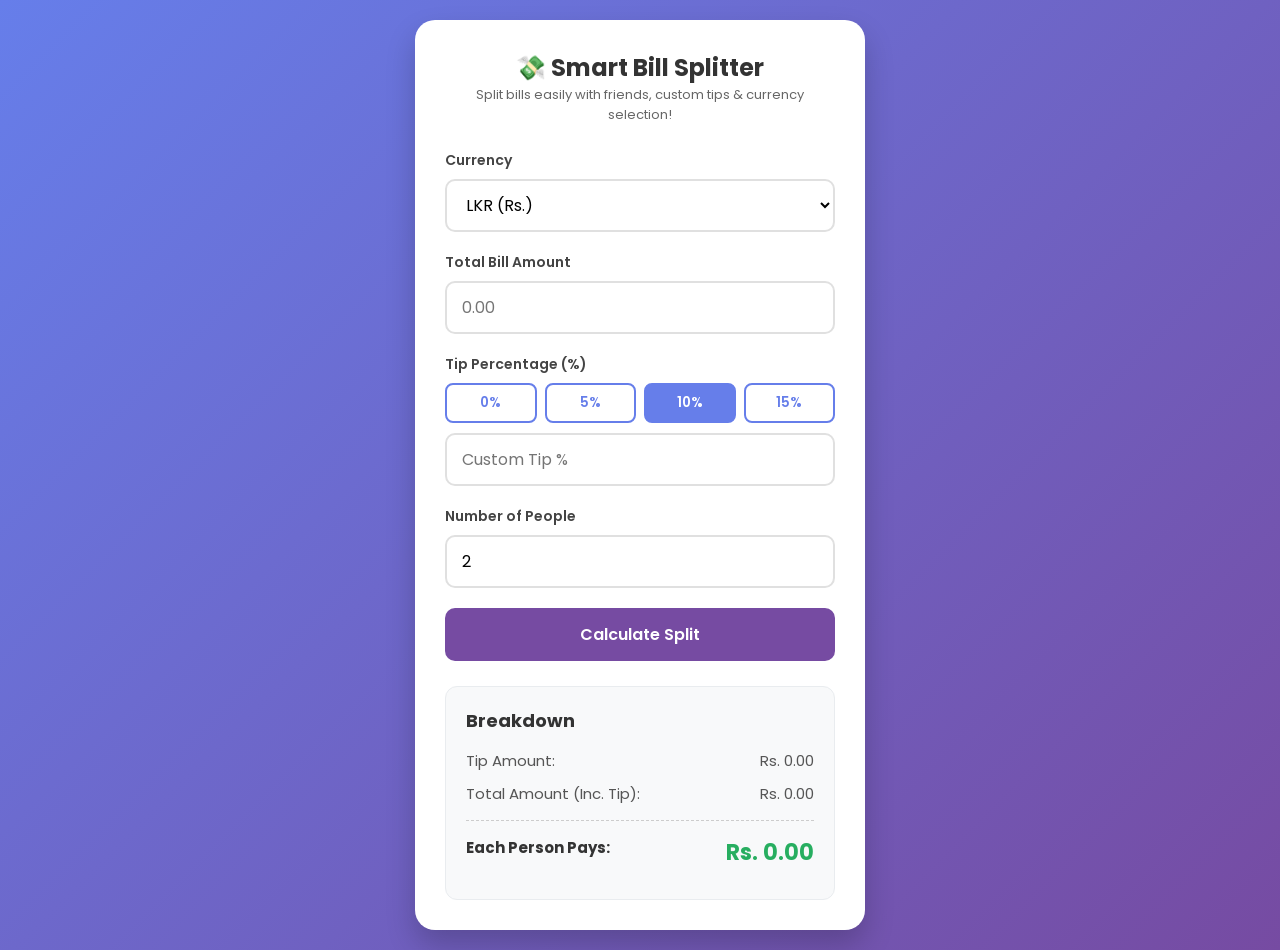
<file: bill-splitter/src/views/index.html>
<!DOCTYPE html>
<html lang="en">
<head>
    <meta charset="UTF-8">
    <meta name="viewport" content="width=device-width, initial-scale=1.0">
    <title>Smart Bill Splitter</title>
    <link rel="stylesheet" href="../../assets/css/style.css">
    <link href="https://fonts.googleapis.com/css2?family=Poppins:wght@300;400;600;700&display=swap" rel="stylesheet">
</head>
<body>
    <div class="container">
        <h1>💸 Smart Bill Splitter</h1>
        <p class="subtitle">Split bills easily with friends, custom tips & currency selection!</p>

        <div class="card">
            <div class="input-group">
                <label for="currency">Currency</label>
                <select id="currency" class="select-input">
                    <option value="Rs. ">LKR (Rs.)</option>
                    <option value="$">$ (USD)</option>
                    <option value="€">€ (EUR)</option>
                    <option value="£">£ (GBP)</option>
                    <option value="₹">₹ (INR)</option>
                </select>
            </div>

            <div class="input-group">
                <label for="billTotal">Total Bill Amount</label>
                <input type="number" id="billTotal" placeholder="0.00" min="0" step="0.01">
            </div>

            <div class="input-group">
                <label for="tipPercent">Tip Percentage (%)</label>
                <div class="tip-buttons">
                    <button type="button" class="tip-btn" data-tip="0">0%</button>
                    <button type="button" class="tip-btn" data-tip="5">5%</button>
                    <button type="button" class="tip-btn active" data-tip="10">10%</button>
                    <button type="button" class="tip-btn" data-tip="15">15%</button>
                </div>
                <input type="number" id="customTip" placeholder="Custom Tip %" min="0">
            </div>

            <div class="input-group">
                <label for="peopleCount">Number of People</label>
                <input type="number" id="peopleCount" value="2" min="1">
            </div>

            <button id="calculateBtn" class="primary-btn">Calculate Split</button>
        </div>

        <div class="result-card" id="resultCard">
            <h2>Breakdown</h2>
            <div class="result-row">
                <span>Tip Amount:</span>
                <span class="val"><span class="curr-symbol">Rs. </span><span id="tipAmount">0.00</span></span>
            </div>
            <div class="result-row">
                <span>Total Amount (Inc. Tip):</span>
                <span class="val"><span class="curr-symbol">Rs. </span><span id="grandTotal">0.00</span></span>
            </div>
            <hr>
            <div class="result-row highlight">
                <span>Each Person Pays:</span>
                <span class="val-large"><span class="curr-symbol">Rs. </span><span id="perPerson">0.00</span></span>
            </div>
        </div>
    </div>

    <script src="../models/billModel.js"></script>
    <script src="../controllers/calculatorController.js"></script>
</body>
</html>
</file>
<file: bill-splitter/assets/css/style.css>
* {
    box-sizing: border-box;
    margin: 0;
    padding: 0;
    font-family: 'Poppins', sans-serif;
}

body {
    background: linear-gradient(135deg, #667eea 0%, #764ba2 100%);
    min-height: 100vh;
    display: flex;
    justify-content: center;
    align-items: center;
    padding: 20px;
}

.container {
    background: #ffffff;
    width: 100%;
    max-width: 450px;
    border-radius: 20px;
    padding: 30px;
    box-shadow: 0 15px 30px rgba(0, 0, 0, 0.2);
}

h1 {
    color: #333;
    font-size: 24px;
    text-align: center;
}

.subtitle {
    color: #666;
    font-size: 13px;
    text-align: center;
    margin-bottom: 25px;
}

.input-group {
    margin-bottom: 20px;
}

label {
    display: block;
    font-size: 14px;
    font-weight: 600;
    color: #444;
    margin-bottom: 8px;
}

input[type="number"], .select-input {
    width: 100%;
    padding: 12px 15px;
    border: 2px solid #e0e0e0;
    border-radius: 10px;
    font-size: 16px;
    outline: none;
    transition: 0.3s;
    background: #fff;
}

input[type="number"]:focus, .select-input:focus {
    border-color: #667eea;
}

.tip-buttons {
    display: grid;
    grid-template-columns: repeat(4, 1fr);
    gap: 8px;
    margin-bottom: 10px;
}

.tip-btn {
    padding: 8px;
    border: 2px solid #667eea;
    background: #fff;
    color: #667eea;
    border-radius: 8px;
    font-weight: 600;
    cursor: pointer;
    transition: 0.3s;
}

.tip-btn.active, .tip-btn:hover {
    background: #667eea;
    color: #fff;
}

.primary-btn {
    width: 100%;
    padding: 14px;
    background: #764ba2;
    color: #fff;
    border: none;
    border-radius: 10px;
    font-size: 16px;
    font-weight: 600;
    cursor: pointer;
    transition: 0.3s;
}

.primary-btn:hover {
    background: #5d3a81;
}

.result-card {
    margin-top: 25px;
    background: #f8f9fa;
    padding: 20px;
    border-radius: 12px;
    border: 1px solid #e9ecef;
}

.result-card h2 {
    font-size: 18px;
    color: #333;
    margin-bottom: 15px;
}

.result-row {
    display: flex;
    justify-content: space-between;
    margin-bottom: 10px;
    font-size: 15px;
    color: #555;
}

hr {
    margin: 15px 0;
    border: none;
    border-top: 1px dashed #ccc;
}

.highlight {
    font-weight: 700;
    color: #333;
}

.val-large {
    font-size: 22px;
    color: #27ae60;
}
</file>
